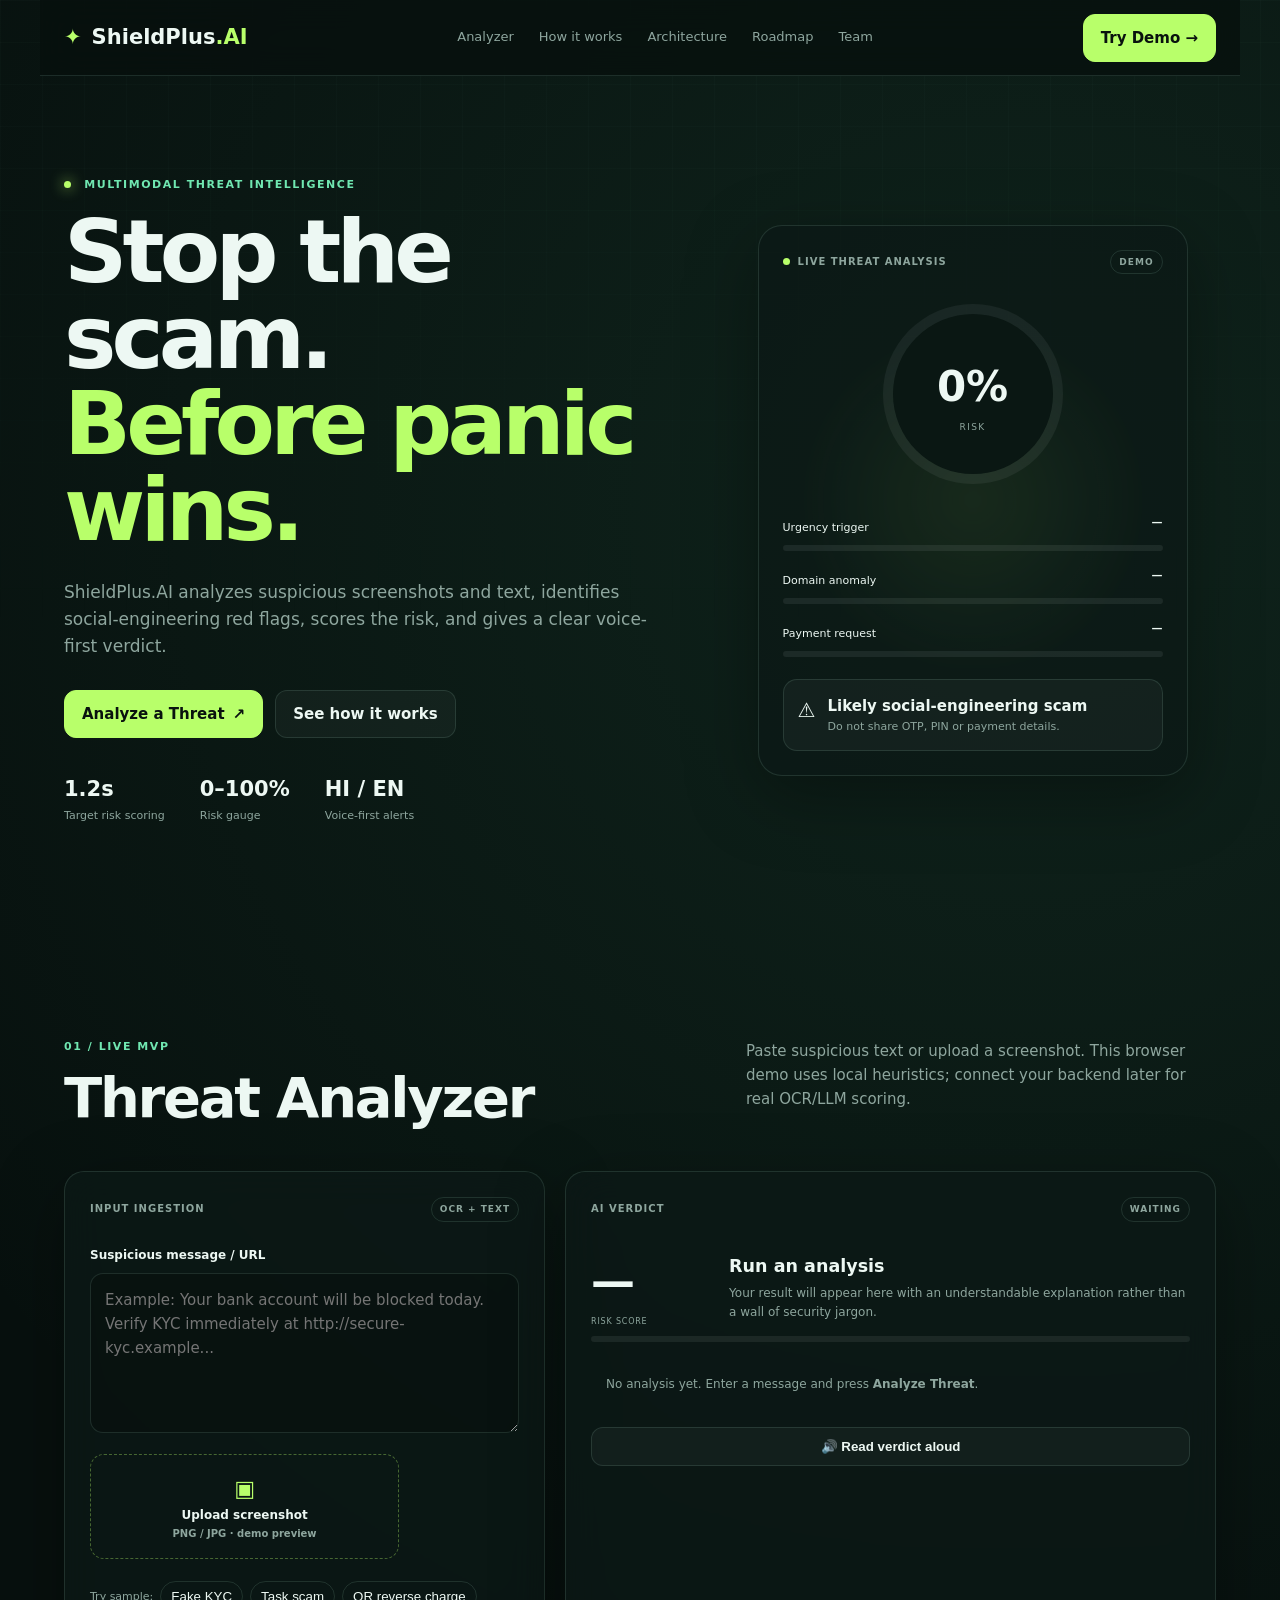
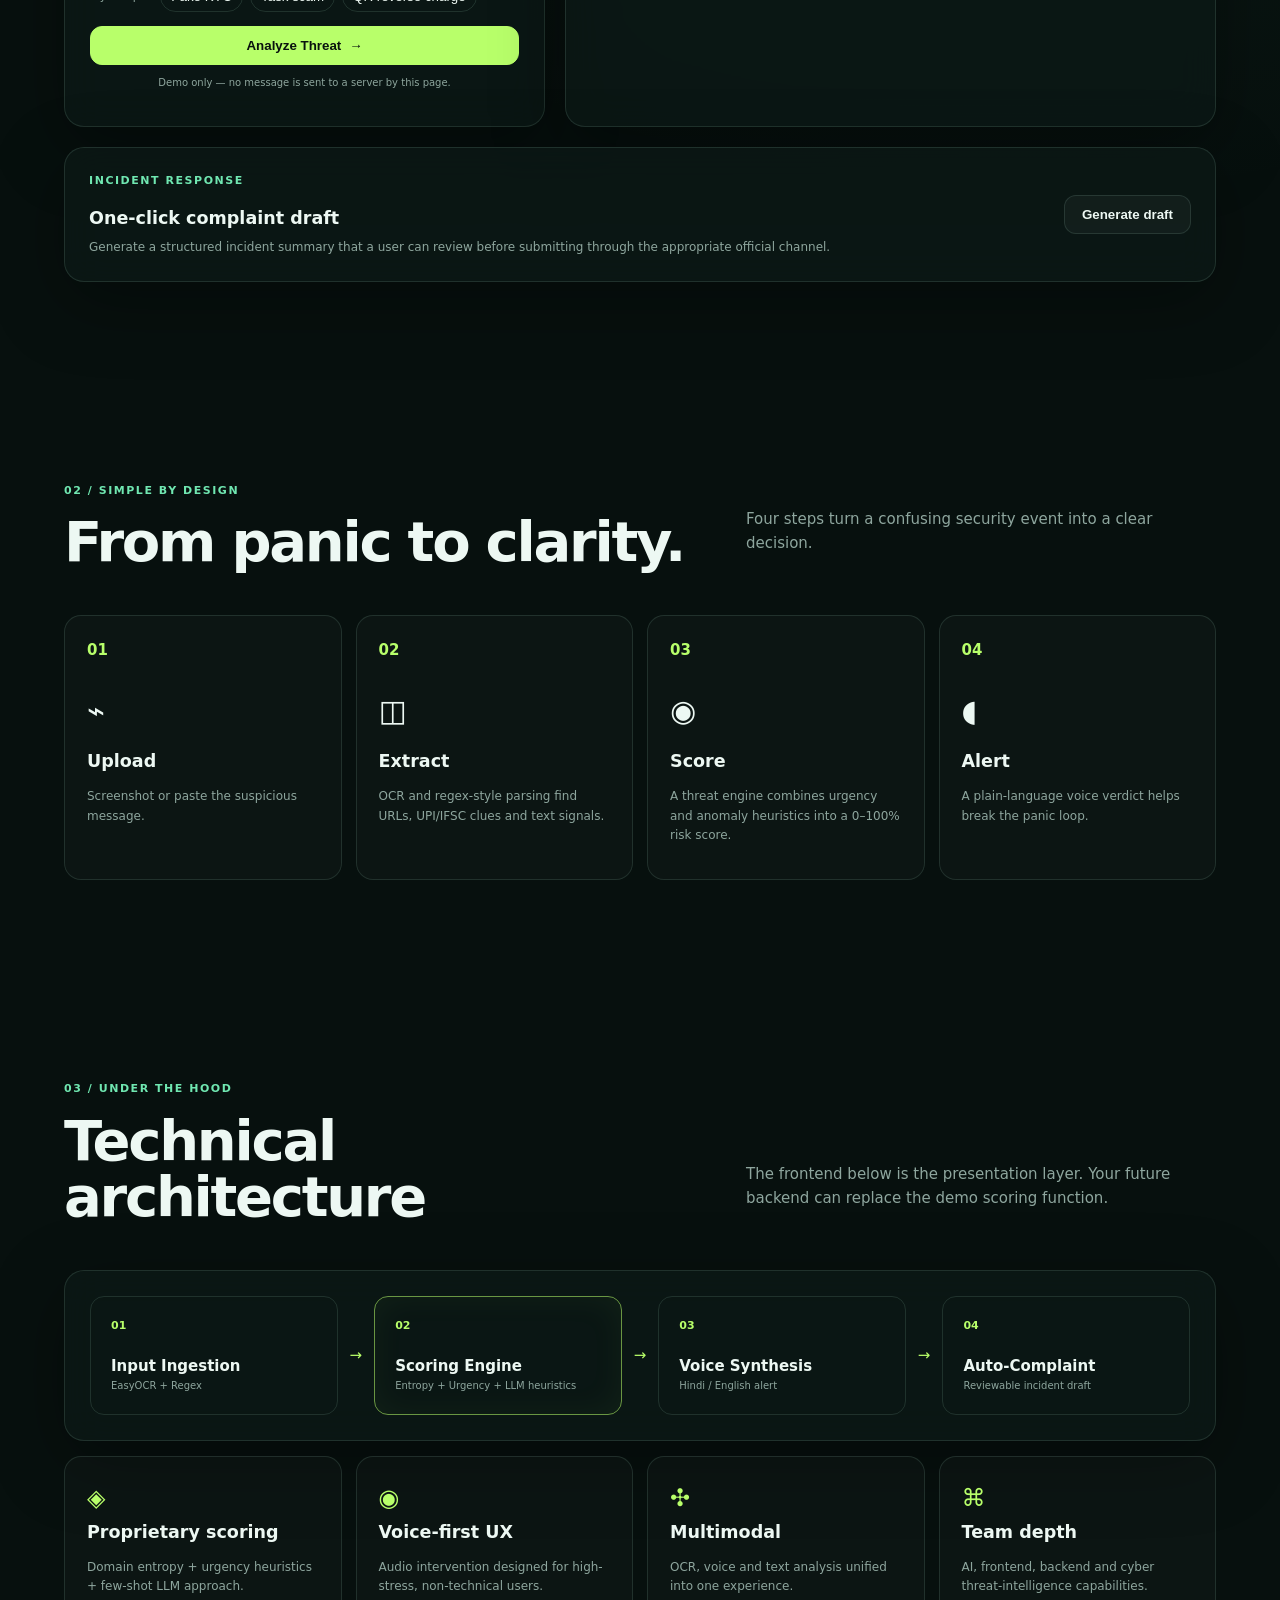
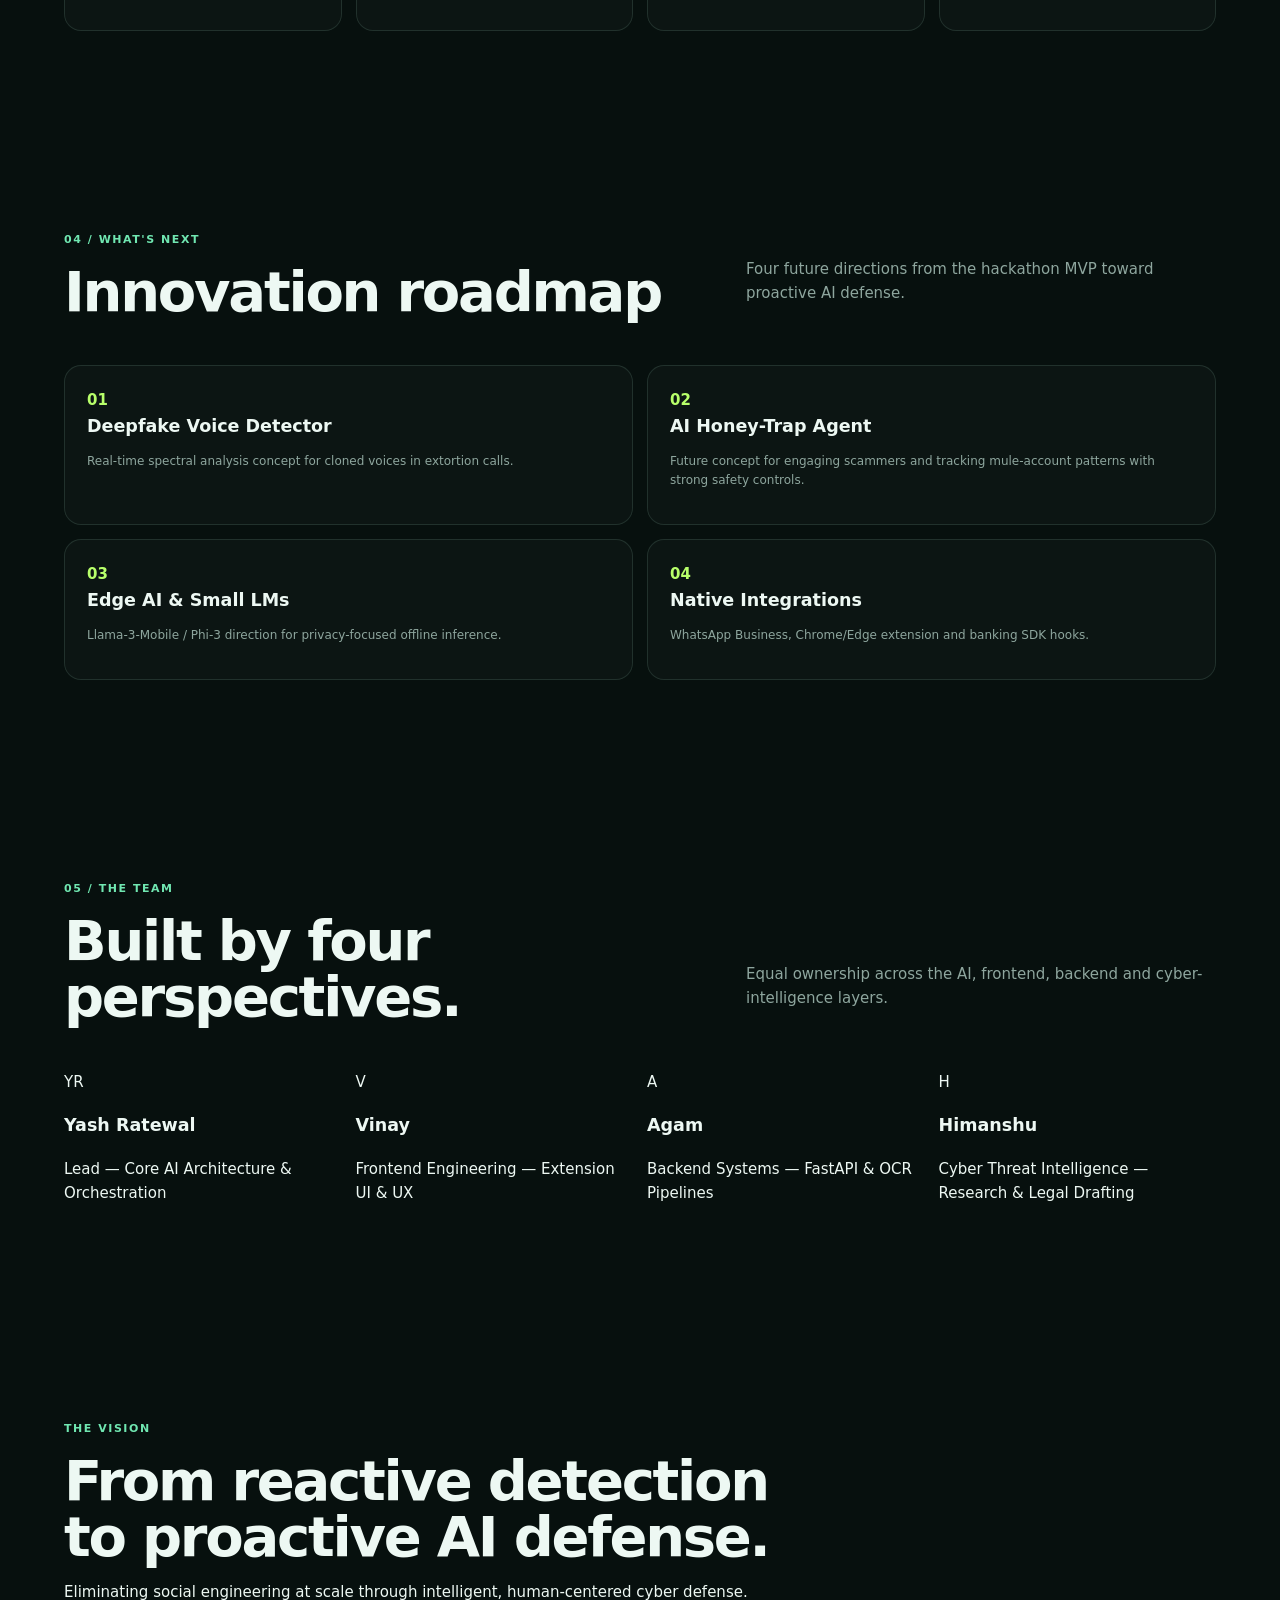
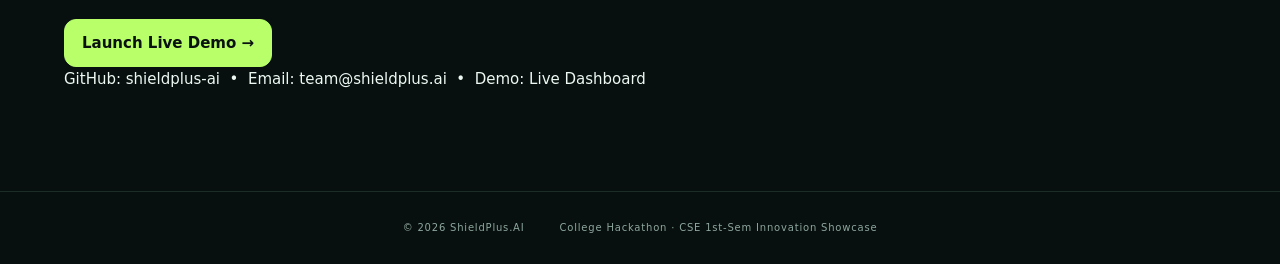
<file: frontend/index.html>
<!DOCTYPE html>
<html lang="en">
<head>
  <meta charset="UTF-8" />
  <meta name="viewport" content="width=device-width, initial-scale=1.0" />
  <meta name="description" content="ShieldPlus.AI — Multimodal Threat Intelligence demo dashboard." />
  <title>ShieldPlus.AI — Threat Intelligence</title>
  <link rel="stylesheet" href="style.css" />
</head>
<body>
  <div class="bg-grid"></div>

  <header class="navbar">
    <a class="brand" href="#home">
      <span class="brand-mark">✦</span>
      <span>ShieldPlus<span class="accent">.AI</span></span>
    </a>

    <nav>
      <a href="#analyzer">Analyzer</a>
      <a href="#how">How it works</a>
      <a href="#architecture">Architecture</a>
      <a href="#roadmap">Roadmap</a>
      <a href="#team">Team</a>
    </nav>

    <a class="nav-btn" href="#analyzer">Try Demo →</a>
  </header>

  <main>

    <!-- ================= HERO ================= -->

    <section class="hero section" id="home">

      <div class="hero-copy reveal">

        <div class="eyebrow">
          <span class="pulse"></span>
          MULTIMODAL THREAT INTELLIGENCE
        </div>

        <h1>
          Stop the scam.<br />
          <span>Before panic wins.</span>
        </h1>

        <p class="hero-text">
          ShieldPlus.AI analyzes suspicious screenshots and text, identifies social-engineering red flags,
          scores the risk, and gives a clear voice-first verdict.
        </p>

        <div class="hero-actions">
          <a class="primary-btn" href="#analyzer">
            Analyze a Threat <span>↗</span>
          </a>

          <a class="secondary-btn" href="#how">
            See how it works
          </a>
        </div>

        <div class="hero-stats">
          <div>
            <strong>1.2s</strong>
            <span>Target risk scoring</span>
          </div>

          <div>
            <strong>0–100%</strong>
            <span>Risk gauge</span>
          </div>

          <div>
            <strong>HI / EN</strong>
            <span>Voice-first alerts</span>
          </div>
        </div>

      </div>


      <!-- ================= HERO VISUAL ================= -->

      <div class="hero-visual reveal">

        <div class="orb"></div>

        <div class="threat-card">

          <div class="card-top">
            <span class="status-dot"></span>
            LIVE THREAT ANALYSIS
            <span class="tiny">DEMO</span>
          </div>


          <!-- RISK CIRCLE -->

          <div class="risk-ring" id="heroRing">
            <span id="heroRisk">0%</span>
            <small>RISK</small>
          </div>


          <!-- DYNAMIC THREAT BARS -->

          <div class="mini-bars">

            <div>
              <span>Urgency trigger</span>

              <b id="heroUrgencyLabel">—</b>

              <i>
                <em id="heroUrgencyBar" style="width:0%"></em>
              </i>
            </div>


            <div>
              <span>Domain anomaly</span>

              <b id="heroDomainLabel">—</b>

              <i>
                <em id="heroDomainBar" style="width:0%"></em>
              </i>
            </div>


            <div>
              <span>Payment request</span>

              <b id="heroPaymentLabel">—</b>

              <i>
                <em id="heroPaymentBar" style="width:0%"></em>
              </i>
            </div>

          </div>


          <!-- HERO VERDICT -->

          <div class="verdict">

            <span>⚠</span>

            <div>
              <strong>Likely social-engineering scam</strong>

              <small>
                Do not share OTP, PIN or payment details.
              </small>
            </div>

          </div>

        </div>

      </div>

    </section>


    <!-- ================= ANALYZER ================= -->

    <section class="section analyzer-section" id="analyzer">

      <div class="section-heading reveal">

        <div>
          <div class="eyebrow">01 / LIVE MVP</div>
          <h2>Threat Analyzer</h2>
        </div>

        <p>
          Paste suspicious text or upload a screenshot. This browser demo uses local heuristics;
          connect your backend later for real OCR/LLM scoring.
        </p>

      </div>


      <div class="analyzer-grid">


        <!-- INPUT PANEL -->

        <div class="input-panel glass reveal">

          <div class="panel-head">
            <span>INPUT INGESTION</span>
            <span class="chip">OCR + TEXT</span>
          </div>

          <label for="threatText">
            Suspicious message / URL
          </label>

          <textarea
            id="threatText"
            placeholder="Example: Your bank account will be blocked today. Verify KYC immediately at http://secure-kyc.example..."
          ></textarea>


          <div class="upload-row">

            <label class="upload-box" for="imageInput">

              <span>▣</span>

              <b>Upload screenshot</b>

              <small>PNG / JPG · demo preview</small>

              <input
                id="imageInput"
                type="file"
                accept="image/*"
              />

            </label>

            <div id="imagePreview" class="image-preview hidden"></div>

          </div>


          <div class="sample-row">

            <span>Try sample:</span>

            <button data-sample="bank">
              Fake KYC
            </button>

            <button data-sample="task">
              Task scam
            </button>

            <button data-sample="qr">
              QR reverse charge
            </button>

          </div>


          <button id="analyzeBtn" class="primary-btn full">
            Analyze Threat <span>→</span>
          </button>

          <p class="demo-note">
            Demo only — no message is sent to a server by this page.
          </p>

        </div>


        <!-- RESULT PANEL -->

        <div class="result-panel glass reveal">

          <div class="panel-head">

            <span>AI VERDICT</span>

            <span id="resultStatus" class="chip neutral">
              WAITING
            </span>

          </div>


          <div class="score-row">

            <div class="big-score">

              <span id="riskScore">—</span>

              <small>RISK SCORE</small>

            </div>


            <div class="score-copy">

              <h3 id="verdictTitle">
                Run an analysis
              </h3>

              <p id="verdictText">
                Your result will appear here with an understandable explanation rather than a wall of security jargon.
              </p>

            </div>

          </div>


          <div class="meter">
            <span id="meterFill"></span>
          </div>


          <div class="flags" id="flags">

            <div class="empty-state">
              No analysis yet. Enter a message and press
              <b>Analyze Threat</b>.
            </div>

          </div>


          <button
            id="voiceBtn"
            class="secondary-btn full"
            disabled
          >
            🔊 Read verdict aloud
          </button>

        </div>

      </div>


      <!-- ================= COMPLAINT ================= -->

      <div class="complaint glass reveal">

        <div>

          <div class="eyebrow">
            INCIDENT RESPONSE
          </div>

          <h3>
            One-click complaint draft
          </h3>

          <p>
            Generate a structured incident summary that a user can review before submitting through the appropriate official channel.
          </p>

        </div>

        <button id="complaintBtn" class="secondary-btn">
          Generate draft
        </button>

      </div>


      <div id="complaintBox" class="complaint-box hidden"></div>

    </section>


    <!-- ================= HOW IT WORKS ================= -->

    <section class="section" id="how">

      <div class="section-heading reveal">

        <div>

          <div class="eyebrow">
            02 / SIMPLE BY DESIGN
          </div>

          <h2>
            From panic to clarity.
          </h2>

        </div>

        <p>
          Four steps turn a confusing security event into a clear decision.
        </p>

      </div>


      <div class="steps">

        <article class="step reveal">
          <span>01</span>
          <div class="step-icon">⌁</div>
          <h3>Upload</h3>
          <p>Screenshot or paste the suspicious message.</p>
        </article>


        <article class="step reveal">
          <span>02</span>
          <div class="step-icon">◫</div>
          <h3>Extract</h3>
          <p>
            OCR and regex-style parsing find URLs, UPI/IFSC clues and text signals.
          </p>
        </article>


        <article class="step reveal">
          <span>03</span>
          <div class="step-icon">◉</div>
          <h3>Score</h3>
          <p>
            A threat engine combines urgency and anomaly heuristics into a 0–100% risk score.
          </p>
        </article>


        <article class="step reveal">
          <span>04</span>
          <div class="step-icon">◖</div>
          <h3>Alert</h3>
          <p>
            A plain-language voice verdict helps break the panic loop.
          </p>
        </article>

      </div>

    </section>


    <!-- ================= ARCHITECTURE ================= -->

    <section class="section" id="architecture">

      <div class="section-heading reveal">

        <div>

          <div class="eyebrow">
            03 / UNDER THE HOOD
          </div>

          <h2>
            Technical architecture
          </h2>

        </div>

        <p>
          The frontend below is the presentation layer. Your future backend can replace the demo scoring function.
        </p>

      </div>


      <div class="architecture glass reveal">

        <div class="arch-node">
          <b>01</b>
          <strong>Input Ingestion</strong>
          <small>EasyOCR + Regex</small>
        </div>

        <div class="arch-line">→</div>

        <div class="arch-node active">
          <b>02</b>
          <strong>Scoring Engine</strong>
          <small>Entropy + Urgency + LLM heuristics</small>
        </div>

        <div class="arch-line">→</div>

        <div class="arch-node">
          <b>03</b>
          <strong>Voice Synthesis</strong>
          <small>Hindi / English alert</small>
        </div>

        <div class="arch-line">→</div>

        <div class="arch-node">
          <b>04</b>
          <strong>Auto-Complaint</strong>
          <small>Reviewable incident draft</small>
        </div>

      </div>


      <div class="moat-grid">

        <article class="moat reveal">
          <span>◈</span>
          <h3>Proprietary scoring</h3>
          <p>
            Domain entropy + urgency heuristics + few-shot LLM approach.
          </p>
        </article>


        <article class="moat reveal">
          <span>◉</span>
          <h3>Voice-first UX</h3>
          <p>
            Audio intervention designed for high-stress, non-technical users.
          </p>
        </article>


        <article class="moat reveal">
          <span>✣</span>
          <h3>Multimodal</h3>
          <p>
            OCR, voice and text analysis unified into one experience.
          </p>
        </article>


        <article class="moat reveal">
          <span>⌘</span>
          <h3>Team depth</h3>
          <p>
            AI, frontend, backend and cyber threat-intelligence capabilities.
          </p>
        </article>

      </div>

    </section>


    <!-- ================= ROADMAP ================= -->

    <section class="section" id="roadmap">

      <div class="section-heading reveal">

        <div>

          <div class="eyebrow">
            04 / WHAT'S NEXT
          </div>

          <h2>
            Innovation roadmap
          </h2>

        </div>

        <p>
          Four future directions from the hackathon MVP toward proactive AI defense.
        </p>

      </div>


      <div class="roadmap">

        <article class="road-card reveal">
          <span>01</span>
          <h3>Deepfake Voice Detector</h3>
          <p>
            Real-time spectral analysis concept for cloned voices in extortion calls.
          </p>
        </article>


        <article class="road-card reveal">
          <span>02</span>
          <h3>AI Honey-Trap Agent</h3>
          <p>
            Future concept for engaging scammers and tracking mule-account patterns with strong safety controls.
          </p>
        </article>


        <article class="road-card reveal">
          <span>03</span>
          <h3>Edge AI & Small LMs</h3>
          <p>
            Llama-3-Mobile / Phi-3 direction for privacy-focused offline inference.
          </p>
        </article>


        <article class="road-card reveal">
          <span>04</span>
          <h3>Native Integrations</h3>
          <p>
            WhatsApp Business, Chrome/Edge extension and banking SDK hooks.
          </p>
        </article>

      </div>

    </section>


    <!-- ================= TEAM ================= -->

    <section class="section team-section" id="team">

      <div class="section-heading reveal">

        <div>

          <div class="eyebrow">
            05 / THE TEAM
          </div>

          <h2>
            Built by four perspectives.
          </h2>

        </div>

        <p>
          Equal ownership across the AI, frontend, backend and cyber-intelligence layers.
        </p>

      </div>


      <div class="team-grid">

        <article class="person reveal">
          <div class="avatar">YR</div>
          <h3>Yash Ratewal</h3>
          <p>
            Lead — Core AI Architecture & Orchestration
          </p>
        </article>


        <article class="person reveal">
          <div class="avatar">V</div>
          <h3>Vinay</h3>
          <p>
            Frontend Engineering — Extension UI & UX
          </p>
        </article>


        <article class="person reveal">
          <div class="avatar">A</div>
          <h3>Agam</h3>
          <p>
            Backend Systems — FastAPI & OCR Pipelines
          </p>
        </article>


        <article class="person reveal">
          <div class="avatar">H</div>
          <h3>Himanshu</h3>
          <p>
            Cyber Threat Intelligence — Research & Legal Drafting
          </p>
        </article>

      </div>

    </section>


    <!-- ================= FINAL CTA ================= -->

    <section class="final-cta section reveal">

      <div class="eyebrow">
        THE VISION
      </div>

      <h2>
        From reactive detection<br />
        <span>to proactive AI defense.</span>
      </h2>

      <p>
        Eliminating social engineering at scale through intelligent, human-centered cyber defense.
      </p>

      <a class="primary-btn" href="#analyzer">
        Launch Live Demo →
      </a>

      <div class="footer-meta">
        GitHub: shieldplus-ai
        &nbsp;•&nbsp;
        Email: team@shieldplus.ai
        &nbsp;•&nbsp;
        Demo: Live Dashboard
      </div>

    </section>

  </main>


  <!-- ================= FOOTER ================= -->

  <footer>

    <span>
      © 2026 ShieldPlus.AI
    </span>

    <span>
      College Hackathon · CSE 1st-Sem Innovation Showcase
    </span>

  </footer>


  <!-- ================= JAVASCRIPT ================= -->

  <script src="script.js"></script>

</body>
</html>
</file>
<file: frontend/style.css>
:root{--bg:#07100e;--panel:rgba(12,25,22,.78);--text:#edf8f3;--muted:#8ea69e;--line:rgba(151,210,190,.15);--accent:#b8ff6a;--accent2:#70e7b1;--danger:#ff6b6b;--shadow:0 20px 70px rgba(0,0,0,.35)}*{box-sizing:border-box}html{scroll-behavior:smooth}body{margin:0;background:radial-gradient(circle at 80% 10%,rgba(75,180,130,.12),transparent 28%),var(--bg);color:var(--text);font:15px/1.6 Inter,system-ui,-apple-system,Segoe UI,sans-serif}.bg-grid{position:fixed;inset:0;pointer-events:none;opacity:.18;background-image:linear-gradient(var(--line) 1px,transparent 1px),linear-gradient(90deg,var(--line) 1px,transparent 1px);background-size:42px 42px;mask-image:linear-gradient(to bottom,black,transparent 80%);z-index:-1}a{color:inherit;text-decoration:none}.navbar{height:76px;display:flex;align-items:center;justify-content:space-between;max-width:1200px;margin:auto;padding:0 24px;position:sticky;top:0;z-index:20;background:rgba(7,16,14,.78);backdrop-filter:blur(16px);border-bottom:1px solid var(--line)}.brand{font-size:21px;font-weight:800;display:flex;gap:10px;align-items:center}.brand-mark{color:var(--accent)}.accent{color:var(--accent)}nav{display:flex;gap:25px;color:var(--muted);font-size:13px}nav a:hover{color:var(--text)}.nav-btn,.primary-btn,.secondary-btn{border:1px solid var(--line);border-radius:12px;padding:11px 17px;display:inline-flex;justify-content:center;align-items:center;gap:8px;cursor:pointer;font-weight:700;transition:.2s}.nav-btn,.primary-btn{background:var(--accent);color:#09120e;border-color:var(--accent)}.primary-btn:hover{transform:translateY(-2px);box-shadow:0 12px 30px rgba(184,255,106,.16)}.secondary-btn{background:rgba(255,255,255,.035);color:var(--text)}.secondary-btn:hover{border-color:rgba(184,255,106,.5)}.section{max-width:1200px;margin:auto;padding:100px 24px}.hero{min-height:690px;display:grid;grid-template-columns:1.1fr .9fr;align-items:center;gap:70px}.eyebrow{color:var(--accent2);font-size:11px;font-weight:800;letter-spacing:.14em;margin-bottom:15px}.pulse{display:inline-block;width:7px;height:7px;background:var(--accent);border-radius:50%;margin-right:8px;box-shadow:0 0 14px var(--accent)}h1{font-size:clamp(50px,7vw,88px);line-height:.98;letter-spacing:-.055em;margin:0 0 25px}h1 span{color:var(--accent)}h2{font-size:clamp(36px,5vw,56px);line-height:1;margin:0;letter-spacing:-.04em}.hero-text{color:var(--muted);font-size:17px;max-width:640px}.hero-actions{display:flex;gap:12px;margin:30px 0}.hero-stats{display:flex;gap:35px;margin-top:35px}.hero-stats div{display:flex;flex-direction:column}.hero-stats strong{font-size:21px}.hero-stats span{font-size:11px;color:var(--muted)}.hero-visual{display:grid;place-items:center;position:relative}.orb{position:absolute;width:390px;height:390px;border-radius:50%;background:radial-gradient(circle,rgba(184,255,106,.18),transparent 65%);filter:blur(4px)}.threat-card,.glass{background:var(--panel);border:1px solid var(--line);box-shadow:var(--shadow);backdrop-filter:blur(18px)}.threat-card{width:min(100%,430px);padding:24px;border-radius:24px;position:relative}.card-top,.panel-head{display:flex;align-items:center;gap:8px;color:var(--muted);font-size:10px;font-weight:800;letter-spacing:.1em}.tiny,.chip{margin-left:auto;border:1px solid var(--line);padding:4px 8px;border-radius:999px;font-size:9px}.status-dot{width:7px;height:7px;background:var(--accent);border-radius:50%}.risk-ring{width:180px;height:180px;border-radius:50%;margin:30px auto;display:grid;place-items:center;align-content:center;background:conic-gradient(var(--accent) 0%,rgba(255,255,255,.06) 0);position:relative}.risk-ring:after{content:"";position:absolute;inset:10px;border-radius:50%;background:#0a1713}.risk-ring span,.risk-ring small{z-index:1}.risk-ring span{font-size:42px;font-weight:800}.risk-ring small{font-size:9px;color:var(--muted);letter-spacing:.15em}.mini-bars>div{margin:16px 0}.mini-bars span,.mini-bars b{font-size:11px}.mini-bars b{float:right}.mini-bars i,.analysis-meter,.meter{display:block;height:6px;background:rgba(255,255,255,.07);border-radius:9px;overflow:hidden;margin-top:7px}.mini-bars em,.analysis-meter span,.meter span{display:block;width:0;height:100%;background:linear-gradient(90deg,var(--accent2),var(--accent));border-radius:inherit;transition:width .7s}.verdict{display:flex;gap:12px;padding:14px;background:rgba(255,255,255,.035);border:1px solid var(--line);border-radius:14px;margin-top:22px}.verdict>span{font-size:20px}.verdict strong,.verdict small{display:block}.verdict small{color:var(--muted);font-size:11px}.section-heading{display:flex;justify-content:space-between;gap:40px;align-items:end;margin-bottom:45px}.section-heading>p{max-width:470px;color:var(--muted)}.analyzer-grid{display:grid;grid-template-columns:.85fr 1.15fr;gap:20px}.glass{border-radius:20px}.input-panel,.result-panel{padding:25px}.panel-head{margin-bottom:24px}.chip.neutral{color:var(--muted)}label{font-size:12px;font-weight:700;display:block;margin-bottom:8px}textarea{width:100%;height:160px;resize:vertical;min-height:120px;background:rgba(0,0,0,.18);border:1px solid var(--line);border-radius:13px;padding:14px;color:var(--text);font:inherit;outline:none}textarea:focus{border-color:rgba(184,255,106,.55)}.upload-row{display:grid;grid-template-columns:1fr 110px;gap:10px;margin:14px 0}.upload-box{min-height:105px;border:1px dashed rgba(184,255,106,.35);border-radius:14px;display:grid;place-items:center;align-content:center;text-align:center;cursor:pointer;padding:12px}.upload-box input{display:none}.upload-box span{font-size:22px;color:var(--accent)}.upload-box small{font-size:10px;color:var(--muted)}.image-preview{border-radius:14px;background-size:cover;background-position:center;border:1px solid var(--line);cursor:pointer;min-height:105px}.hidden{display:none!important}.sample-row{display:flex;gap:7px;align-items:center;flex-wrap:wrap;margin:14px 0;color:var(--muted);font-size:11px}.sample-row button{background:transparent;color:var(--text);border:1px solid var(--line);border-radius:999px;padding:7px 10px;cursor:pointer}.full{width:100%}.demo-note{font-size:10px;color:var(--muted);text-align:center}.analysis-card,.verdict-summary{border:1px solid var(--line);border-radius:15px;padding:17px;margin-bottom:12px;background:rgba(255,255,255,.025)}.analysis-card-header{display:flex;justify-content:space-between;gap:15px}.analysis-label{font-size:9px;color:var(--accent2);font-weight:800;letter-spacing:.1em}.analysis-card h3{margin:4px 0;font-size:17px}.analysis-status{font-size:9px;color:var(--muted);border:1px solid var(--line);height:max-content;padding:4px 7px;border-radius:999px}.analysis-score-row,.score-row{display:flex;gap:18px;align-items:center;margin-top:14px}.analysis-score{min-width:88px}.analysis-score strong{font-size:31px}.analysis-score small,.big-score small{display:block;font-size:8px;color:var(--muted);letter-spacing:.1em}.analysis-copy p,.score-copy p{margin:0;color:var(--muted);font-size:12px}.analysis-points{display:grid;grid-template-columns:repeat(3,1fr);gap:8px;margin-top:12px}.analysis-points div{background:rgba(0,0,0,.13);padding:9px;border-radius:9px}.analysis-points span,.analysis-points b{display:block;font-size:10px}.analysis-points span{color:var(--muted)}.big-score{min-width:120px}.big-score span{font-size:44px;font-weight:900}.score-copy h3{margin:0 0 4px}.flags{display:grid;gap:8px;margin:18px 0}.flag{border-left:3px solid var(--accent);padding:9px 11px;background:rgba(255,255,255,.035);font-size:11px}.empty-state{padding:15px;color:var(--muted);font-size:12px}.complaint{margin-top:20px;padding:24px;display:flex;justify-content:space-between;gap:20px;align-items:center}.complaint h3{margin:0 0 5px}.complaint p{margin:0;color:var(--muted);font-size:12px}.complaint-box{margin-top:12px;padding:20px;white-space:pre-wrap;border:1px solid var(--line);border-radius:16px;background:rgba(255,255,255,.025);color:var(--muted);font-size:12px}.steps,.moat-grid,.roadmap,.team-grid{display:grid;grid-template-columns:repeat(4,1fr);gap:14px}.step,.moat,.road-card,.team-card{border:1px solid var(--line);background:rgba(255,255,255,.025);border-radius:17px;padding:22px}.step>span,.road-card>span{color:var(--accent);font-weight:800}.step-icon{font-size:30px;margin:25px 0 12px}.step h3,.moat h3,.road-card h3{margin:0 0 6px}.step p,.moat p,.road-card p{color:var(--muted);font-size:12px}.architecture{padding:25px;display:flex;align-items:stretch;gap:12px}.arch-node{flex:1;padding:20px;border:1px solid var(--line);border-radius:14px;display:flex;flex-direction:column}.arch-node.active{border-color:rgba(184,255,106,.55);box-shadow:inset 0 0 35px rgba(184,255,106,.05)}.arch-node b{color:var(--accent);font-size:11px}.arch-node strong{margin-top:20px}.arch-node small{color:var(--muted);font-size:10px}.arch-line{display:grid;place-items:center;color:var(--accent)}.moat-grid{margin-top:15px}.moat span{font-size:24px;color:var(--accent)}.roadmap{grid-template-columns:repeat(2,1fr)}.team-card{font-size:22px;font-weight:800}.team-card span{display:block;font-size:10px;color:var(--muted);font-weight:400}.image-viewer{position:fixed;inset:0;background:rgba(0,0,0,.8);z-index:50;display:grid;place-items:center;padding:25px}.image-viewer-content{max-width:900px;max-height:90vh;position:relative}.image-viewer img{max-width:100%;max-height:85vh;border-radius:14px}.image-viewer-close{position:absolute;right:-10px;top:-10px;width:36px;height:36px;border:0;border-radius:50%;cursor:pointer}.reveal{animation:rise .7s both}@keyframes rise{from{opacity:0;transform:translateY(15px)}to{opacity:1;transform:none}}footer{border-top:1px solid var(--line);padding:28px 24px;display:flex;justify-content:center;gap:35px;color:var(--muted);font-size:10px;letter-spacing:.08em}@media(max-width:850px){nav{display:none}.hero,.analyzer-grid{grid-template-columns:1fr}.hero{padding-top:65px}.steps,.moat-grid,.team-grid{grid-template-columns:repeat(2,1fr)}.section-heading{display:block}.architecture{overflow:auto}.arch-node{min-width:170px}.roadmap{grid-template-columns:1fr}}@media(max-width:520px){.section{padding:70px 16px}.navbar{padding:0 16px}.nav-btn{padding:8px 11px;font-size:12px}.hero-stats{gap:15px;flex-wrap:wrap}.steps,.moat-grid,.team-grid{grid-template-columns:1fr}.upload-row{grid-template-columns:1fr}.image-preview{min-height:150px}.complaint{display:block}.complaint button{margin-top:15px;width:100%}footer{flex-direction:column;align-items:center;gap:8px}h1{font-size:52px}}
</file>
